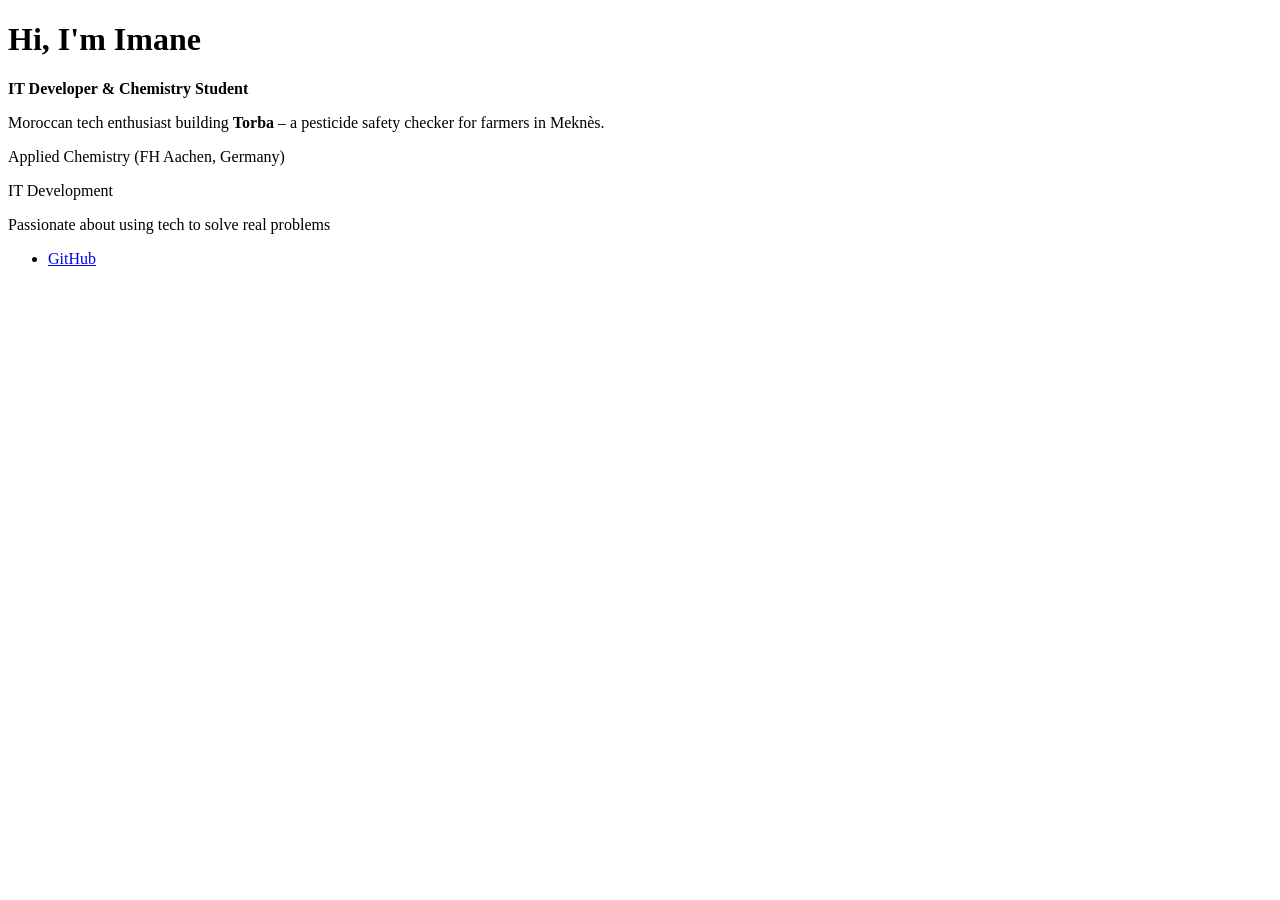
<file: contributors/I1EA/index.html>
<!DOCTYPE html>
<html lang="en">
<head>
  <meta charset="UTF-8" />
  <meta name="viewport" content="width=device-width, initial-scale=1.0" />
  <title>Imane El Ayadi</title>
</head>
<body>
  <h1>Hi, I'm Imane</h1>
  <p><strong>IT Developer &amp; Chemistry Student</strong></p>
  <p>Moroccan tech enthusiast building <strong>Torba</strong> – a pesticide safety checker for farmers in Meknès.</p>
  <p>Applied Chemistry (FH Aachen, Germany)</p>
  <p>IT Development </p>
  <p> Passionate about using tech to solve real problems</p>
  <ul>
    <li><a href="https://github.com/I1EA">GitHub</a></li>
  </ul>
</body>
</html>
</file>
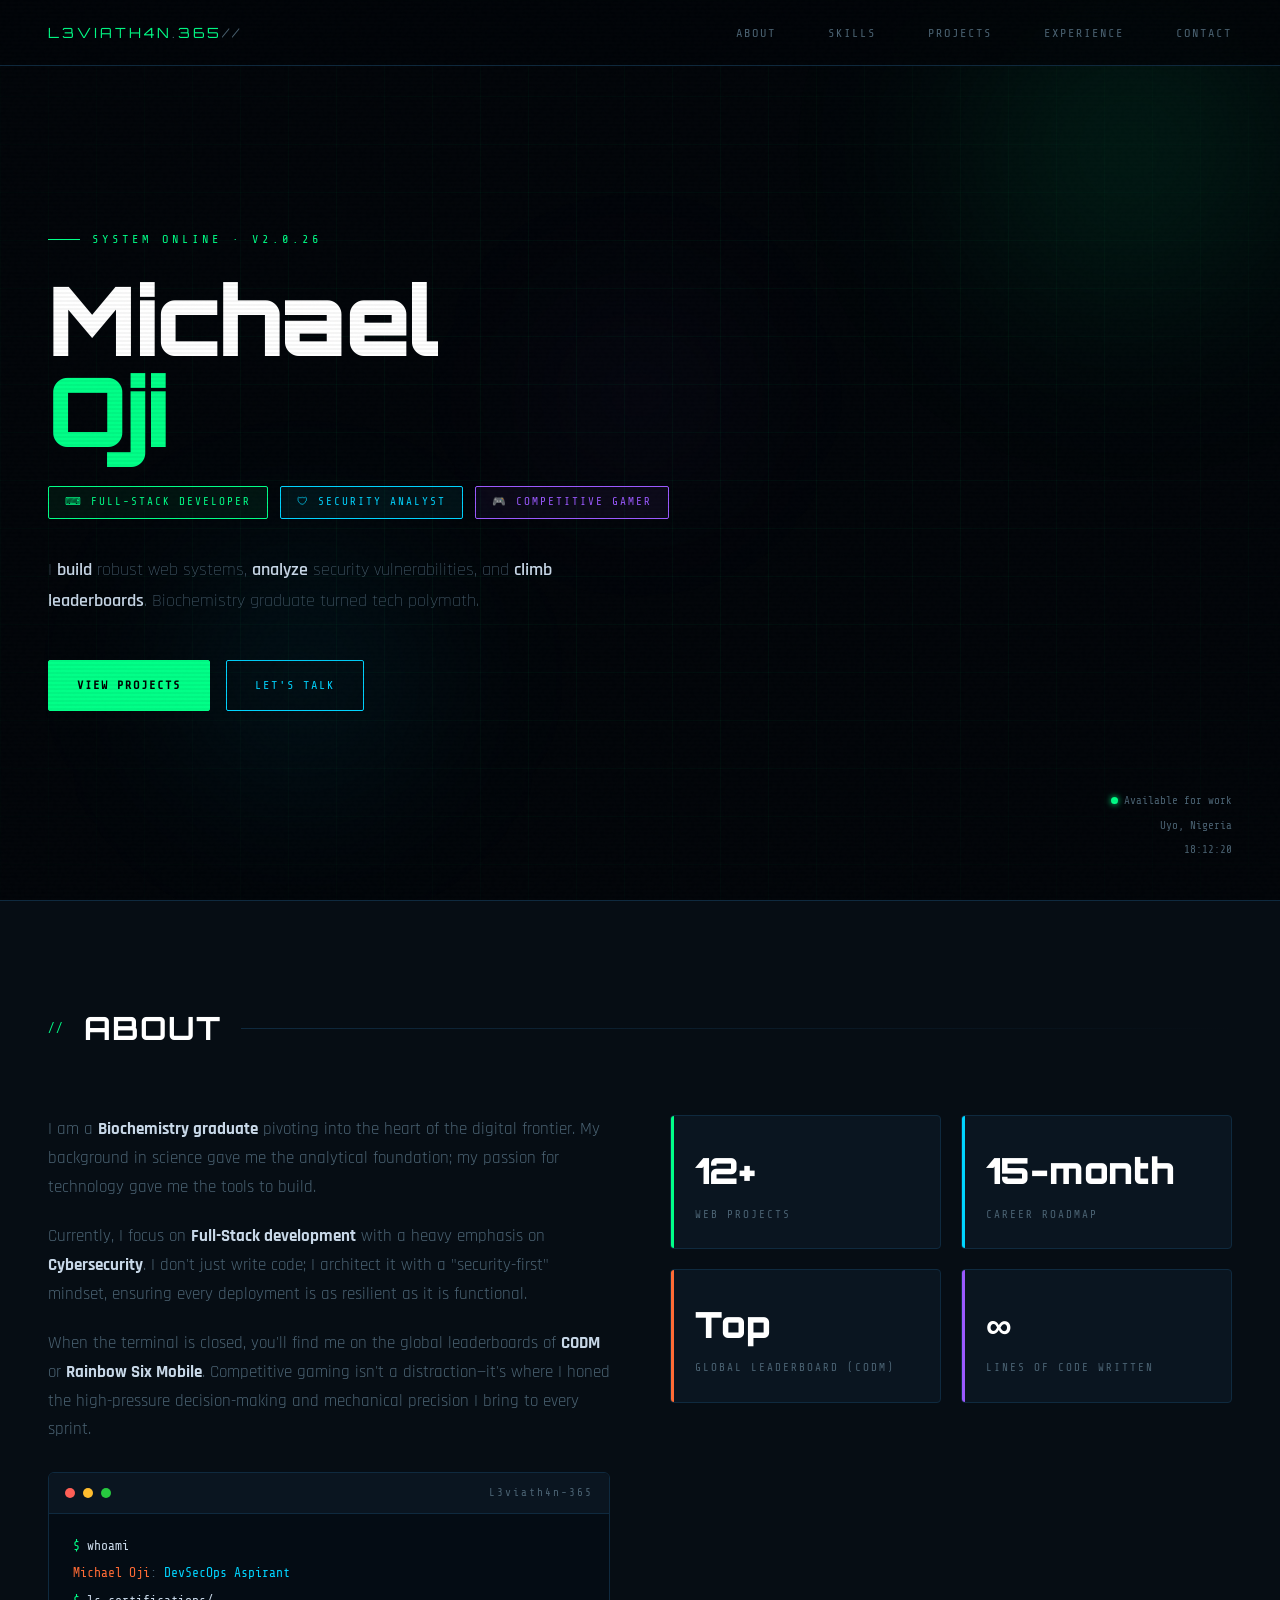
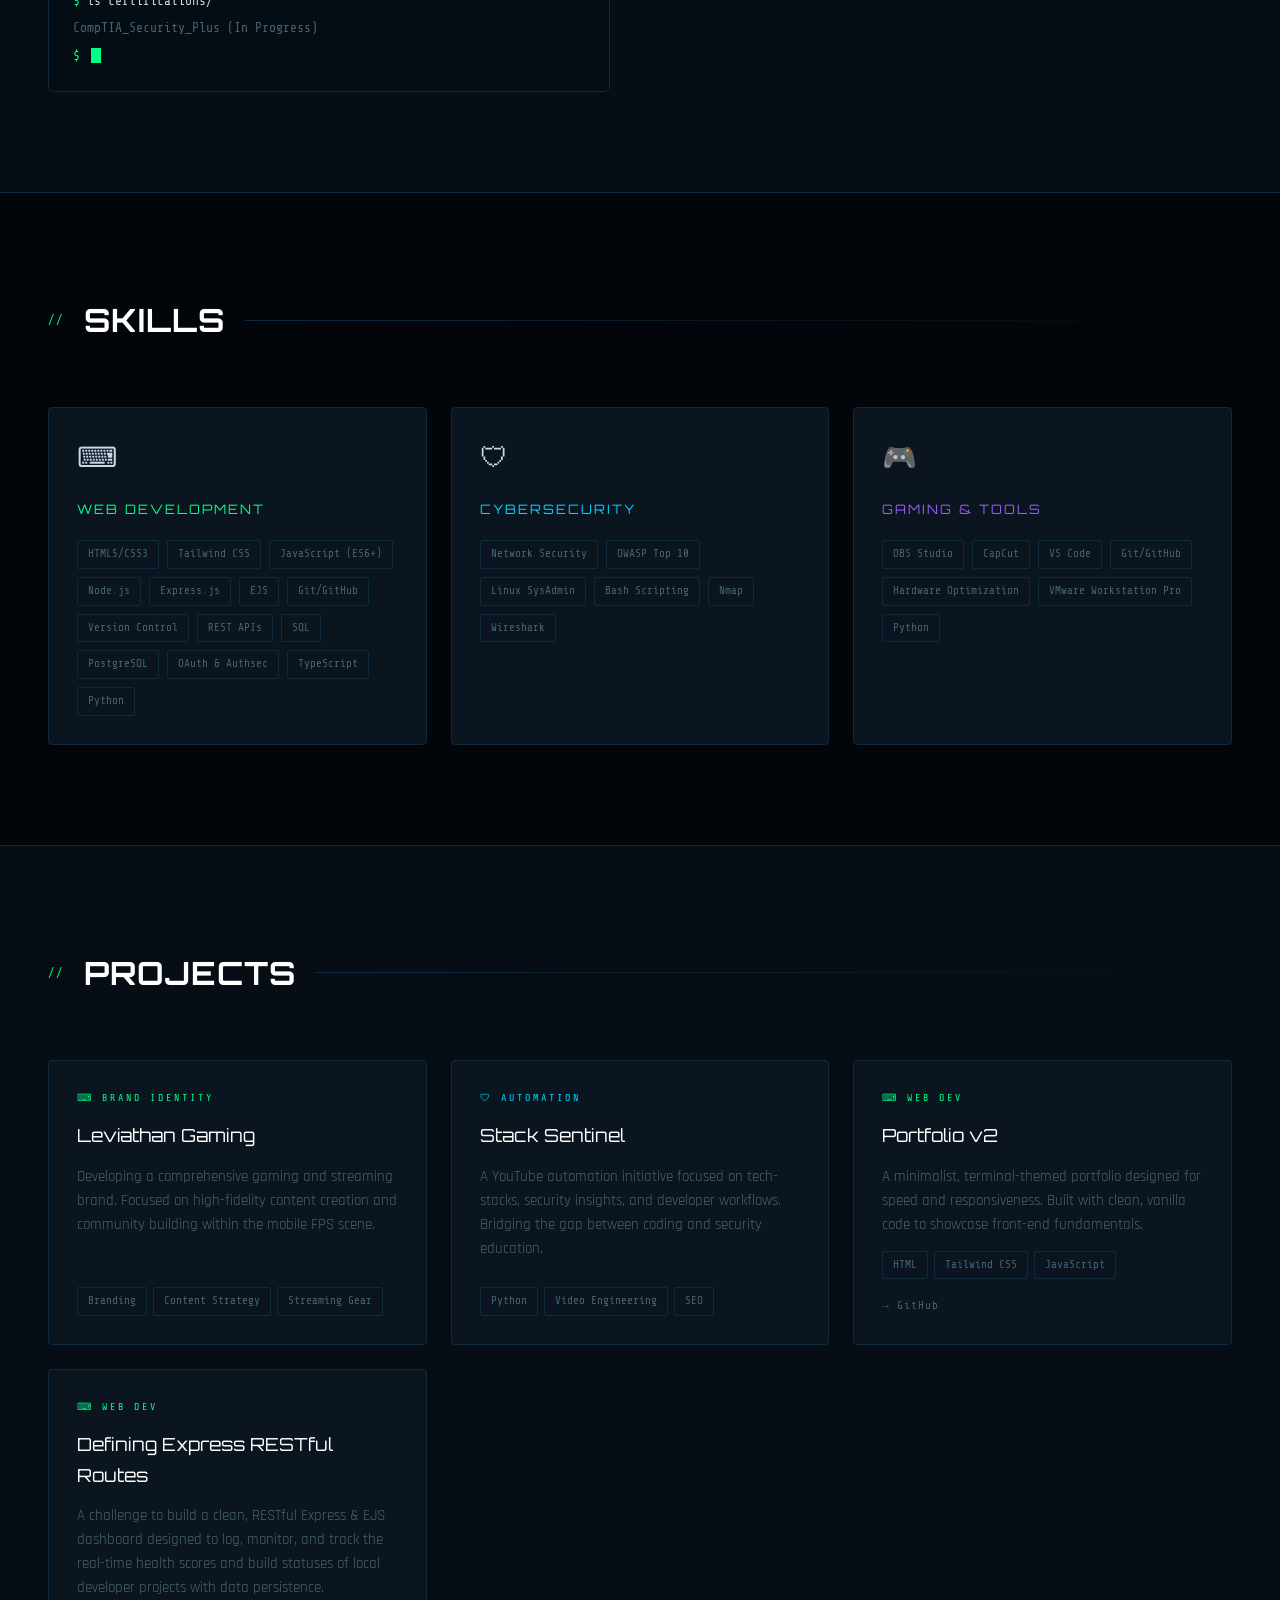
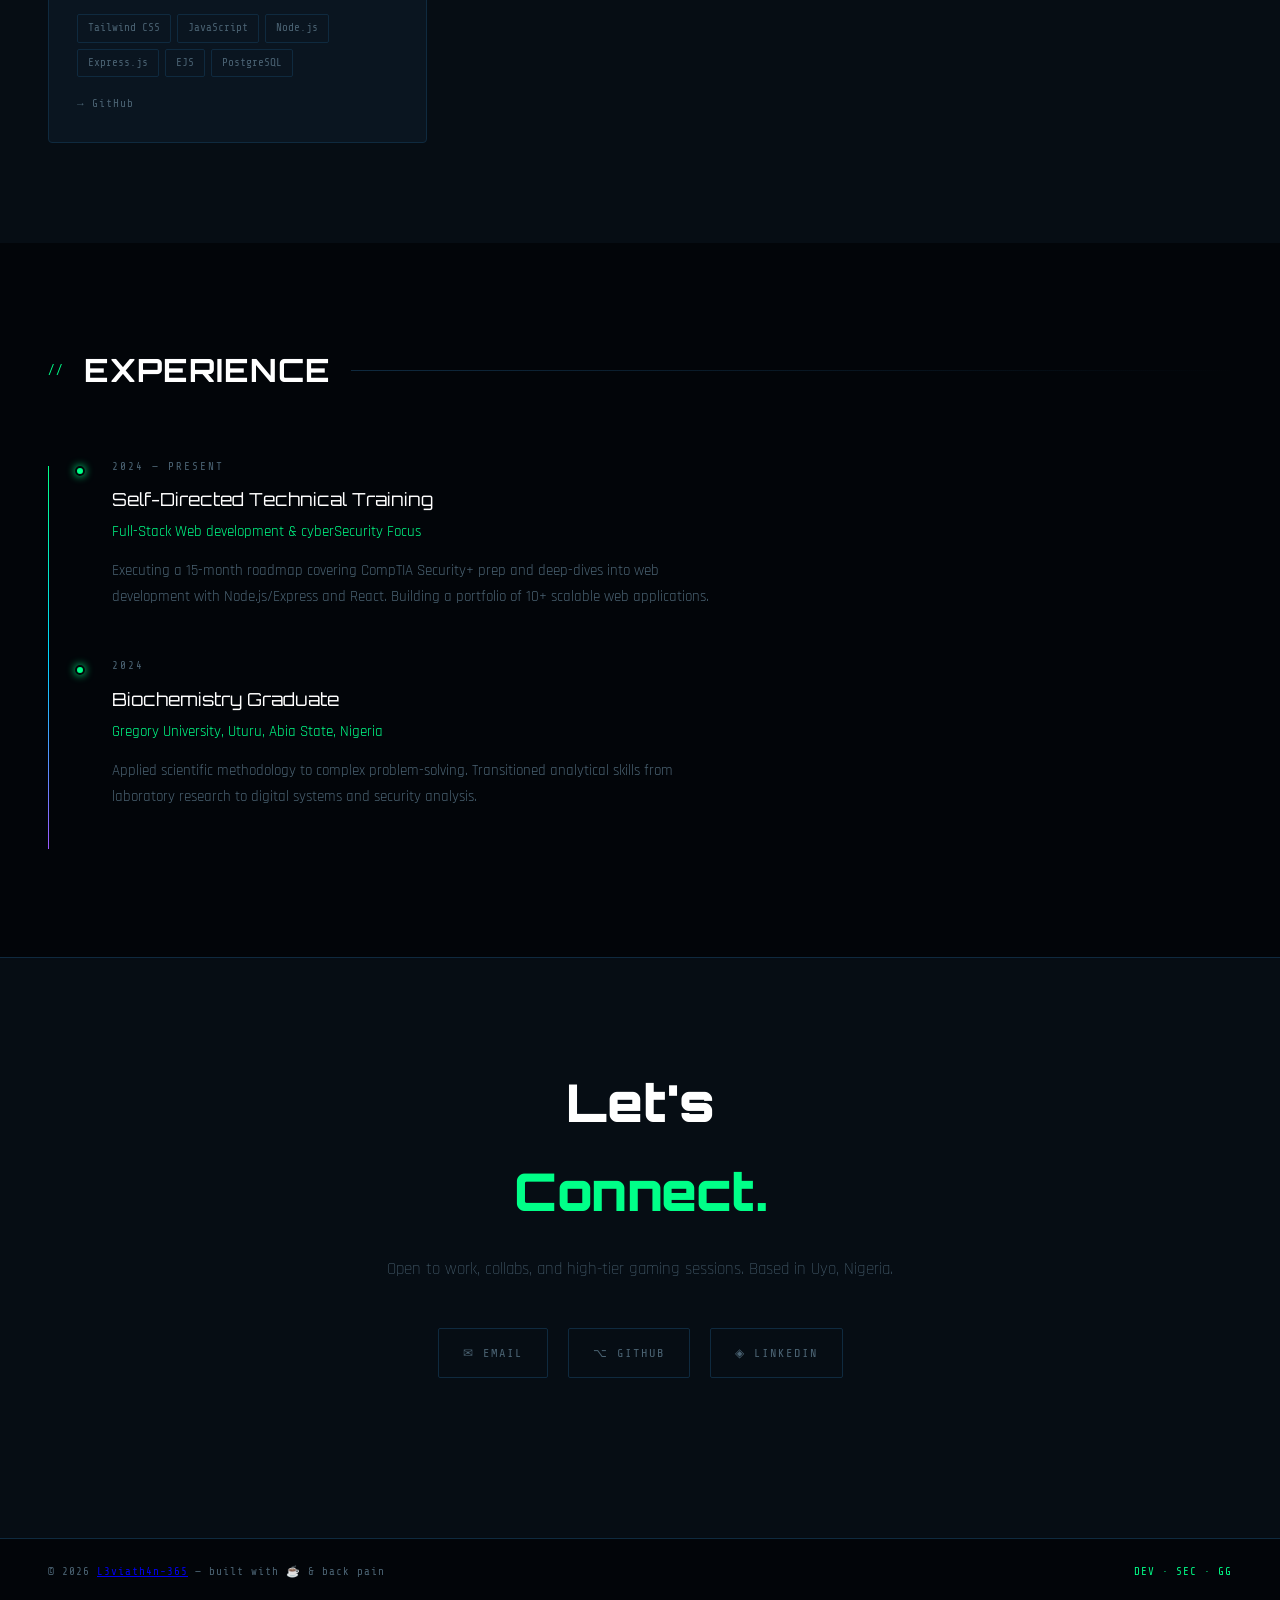
<file: contributors/l3viath4n-365/index.html>
<!DOCTYPE html>
<html lang="en">

<head>
  <meta charset="UTF-8" />
  <meta name="viewport" content="width=device-width, initial-scale=1.0" />
  <title>L3viath4n // DEV · SEC · GG</title>
  <link rel="preconnect" href="https://fonts.googleapis.com" />
  <link
    href="https://fonts.googleapis.com/css2?family=Share+Tech+Mono&family=Orbitron:wght@400;700;900&family=Rajdhani:wght@300;400;600&display=swap"
    rel="stylesheet" />
  <link rel="stylesheet" href="./styles.css" />
  <script src="https://ajax.googleapis.com/ajax/libs/jquery/3.7.1/jquery.min.js"></script>
  <script src="./index.js" defer></script>
</head>

<body>
  <nav>
    <a class="nav-logo" href="#hero">l3viath4n<span>.</span>365<span>//</span></a>
    <ul class="nav-links">
      <li><a href="#about">About</a></li>
      <li><a href="#skills">Skills</a></li>
      <li><a href="#projects">Projects</a></li>
      <li><a href="#experience">Experience</a></li>
      <li><a href="#contact">Contact</a></li>
    </ul>
  </nav>

  <section id="hero">
    <div class="orb orb-1"></div>
    <div class="orb orb-2"></div>
    <div class="orb orb-3"></div>

    <div class="hero-content fade-up visible">
      <div class="hero-tag">System Online · v2.0.26</div>

      <h1 class="hero-name">
        Michael<br><span class="accent">Oji</span>
      </h1>

      <div class="hero-roles">
        <span class="role-chip dev">⌨ Full-Stack Developer</span>
        <span class="role-chip sec">🛡 Security Analyst</span>
        <span class="role-chip game">🎮 Competitive Gamer</span>
      </div>

      <p class="hero-bio">
        I <strong>build</strong> robust web systems, <strong>analyze</strong> security vulnerabilities, and
        <strong>climb leaderboards</strong>. Biochemistry graduate turned tech polymath.
      </p>

      <div class="hero-cta">
        <a href="#projects" class="btn btn-primary">View Projects</a>
        <a href="#contact" class="btn btn-ghost">Let's Talk</a>
      </div>
    </div>

    <div class="hero-status">
      <span><span class="status-dot"></span>Available for work</span>
      <span>Uyo, Nigeria</span>
      <span id="clock">00:00:00</span>
    </div>
  </section>

  <section id="about">
    <div class="section-header fade-up">
      <span class="section-num"> //</span>
      <h2 class="section-title">ABOUT</h2>
      <div class="section-line"></div>
    </div>

    <div class="about-grid">
      <div class="about-text fade-up">
        <p>I am a <strong>Biochemistry graduate</strong> pivoting into the heart of the digital frontier. My background
          in science gave me the analytical foundation; my passion for technology gave me the tools to build.</p>
        <p>Currently, I focus on <strong>Full-Stack development</strong> with a heavy emphasis on
          <strong>Cybersecurity</strong>. I don't just write code; I architect it with a "security-first" mindset,
          ensuring every deployment is as resilient as it is functional.
        </p>
        <p>When the terminal is closed, you'll find me on the global leaderboards of <strong>CODM</strong> or
          <strong>Rainbow Six Mobile</strong>. Competitive gaming isn't a distraction—it's where I honed the
          high-pressure decision-making and mechanical precision I bring to every sprint.
        </p>

        <div class="terminal">
          <div class="terminal-bar">
            <div class="t-dot r"></div>
            <div class="t-dot y"></div>
            <div class="t-dot g"></div>
            <span class="terminal-title">L3viath4n-365</span>
          </div>
          <div class="terminal-body">
            <div class="t-line"><span class="t-prompt">$ </span><span class="t-cmd">whoami</span></div>
            <div class="t-line t-out"><span class="t-val">Michael Oji</span>: <span class="t-key">DevSecOps
                Aspirant</span></div>
            <div class="t-line"><span class="t-prompt">$ </span><span class="t-cmd">ls certifications/</span></div>
            <div class="t-line t-out">CompTIA_Security_Plus (In Progress)</div>
            <div class="t-line"><span class="t-prompt">$ </span><span class="cursor"></span></div>
          </div>
        </div>
      </div>

      <div class="about-stats fade-up">
        <div class="stat-card g">
          <div class="stat-num">12+</div>
          <div class="stat-label">Web Projects</div>
        </div>
        <div class="stat-card c">
          <div class="stat-num">15-month</div>
          <div class="stat-label">Career Roadmap</div>
        </div>
        <div class="stat-card o">
          <div class="stat-num">Top</div>
          <div class="stat-label">Global Leaderboard (CODM)</div>
        </div>
        <div class="stat-card p">
          <div class="stat-num">∞</div>
          <div class="stat-label">Lines of code Written</div>
        </div>
      </div>
    </div>
  </section>

  <section id="skills">
    <div class="section-header fade-up">
      <span class="section-num"> //</span>
      <h2 class="section-title">SKILLS</h2>
      <div class="section-line"></div>
    </div>

    <div class="skills-grid">
      <div class="skill-group fade-up">
        <div class="skill-group-icon">⌨</div>
        <div class="skill-group-title">Web Development</div>
        <div class="skill-tags">
          <span class="tag">HTML5/CSS3</span>
          <span class="tag">Tailwind CSS</span>
          <span class="tag">JavaScript (ES6+)</span>
          <span class="tag">Node.js</span>
          <span class="tag">Express.js</span>
          <span class="tag">EJS</span>
          <span class="tag">Git/GitHub</span>
          <span class="tag">Version Control</span>
          <span class="tag">REST APIs</span>
          <span class="tag">SQL</span>
          <span class="tag">PostgreSQL</span>
          <span class="tag">OAuth & Authsec</span>
          <span class="tag">TypeScript</span>
          <span class="tag">Python</span>
        </div>
      </div>

      <div class="skill-group sec-group fade-up">
        <div class="skill-group-icon">🛡</div>
        <div class="skill-group-title">Cybersecurity</div>
        <div class="skill-tags">
          <span class="tag">Network Security</span>
          <span class="tag">OWASP Top 10</span>
          <span class="tag">Linux SysAdmin</span>
          <span class="tag">Bash Scripting</span>
          <span class="tag">Nmap</span>
          <span class="tag">Wireshark</span>
        </div>
      </div>

      <div class="skill-group game-group fade-up">
        <div class="skill-group-icon">🎮</div>
        <div class="skill-group-title">Gaming & Tools</div>
        <div class="skill-tags">
          <span class="tag">OBS Studio</span>
          <span class="tag">CapCut</span>
          <span class="tag">VS Code</span>
          <span class="tag">Git/GitHub</span>
          <span class="tag">Hardware Optimization</span>
          <span class="tag">VMware Workstation Pro</span>
          <span class="tag">Python</span>
        </div>
      </div>
    </div>
  </section>

  <section id="projects">
    <div class="section-header fade-up">
      <span class="section-num"> //</span>
      <h2 class="section-title">PROJECTS</h2>
      <div class="section-line"></div>
    </div>

    <div class="projects-grid">

      <div class="project-card fade-up">
        <div class="project-type dev">⌨ Brand Identity</div>
        <div class="project-title">Leviathan Gaming</div>
        <p class="project-desc">Developing a comprehensive gaming and streaming brand. Focused on high-fidelity content
          creation and community building within the mobile FPS scene.</p>
        <div class="project-stack">
          <span class="tag">Branding</span>
          <span class="tag">Content Strategy</span>
          <span class="tag">Streaming Gear</span>
        </div>
      </div>

      <div class="project-card sec-card fade-up">
        <div class="project-type sec">🛡 Automation</div>
        <div class="project-title">Stack Sentinel</div>
        <p class="project-desc">A YouTube automation initiative focused on tech-stacks, security insights, and developer
          workflows. Bridging the gap between coding and security education.</p>
        <div class="project-stack">
          <span class="tag">Python</span>
          <span class="tag">Video Engineering</span>
          <span class="tag">SEO</span>
        </div>
      </div>

      <div class="project-card fade-up">
        <div class="project-type dev">⌨ Web Dev</div>
        <div class="project-title">Portfolio v2</div>
        <p class="project-desc">A minimalist, terminal-themed portfolio designed for speed and responsiveness. Built
          with clean, vanilla code to showcase front-end fundamentals.</p>
        <div class="project-stack">
          <span class="tag">HTML</span>
          <span class="tag">Tailwind CSS</span>
          <span class="tag">JavaScript</span>
        </div>
        <div class="project-links">
          <a href="#">→ GitHub</a>
        </div>
      </div>

      <div class="project-card fade-up">
        <div class="project-type dev">⌨ Web Dev</div>
        <div class="project-title">Defining Express RESTful Routes</div>
        <p class="project-desc">A challenge to build a clean, RESTful Express & EJS dashboard designed to log, monitor,
          and track the
          real-time health scores and build statuses of local developer projects with data persistence.</p>
        <div class="project-stack">
          <span class="tag">Tailwind CSS</span>
          <span class="tag">JavaScript</span>
          <span class="tag">Node.js</span>
          <span class="tag">Express.js</span>
          <span class="tag">EJS</span>
          <span class="tag">PostgreSQL</span>
        </div>
        <div class="project-links">
          <a href="#">→
            GitHub</a>
        </div>
      </div>
    </div>
  </section>

  <section id="experience">
    <div class="section-header fade-up">
      <span class="section-num"> //</span>
      <h2 class="section-title">EXPERIENCE</h2>
      <div class="section-line"></div>
    </div>

    <div class="timeline">
      <div class="timeline-item fade-up">
        <div class="timeline-date">2024 — PRESENT</div>
        <div class="timeline-role">Self-Directed Technical Training</div>
        <div class="timeline-company">Full-Stack Web development & cyberSecurity Focus</div>
        <p class="timeline-desc">Executing a 15-month roadmap covering CompTIA Security+ prep and deep-dives into web
          development with Node.js/Express and React. Building a portfolio of 10+ scalable web applications.</p>
      </div>

      <div class="timeline-item fade-up">
        <div class="timeline-date">2024</div>
        <div class="timeline-role">Biochemistry Graduate</div>
        <div class="timeline-company">Gregory University, Uturu, Abia State, Nigeria</div>
        <p class="timeline-desc">Applied scientific methodology to complex problem-solving. Transitioned analytical
          skills from laboratory research to digital systems and security analysis.</p>
      </div>
    </div>
  </section>

  <section id="contact">
    <div class="contact-inner fade-up">
      <h2 class="contact-heading">Let's<br><span class="accent">Connect.</span></h2>
      <p class="contact-sub">Open to work, collabs, and high-tier gaming sessions. Based in Uyo, Nigeria.</p>

      <div class="contact-links">
        <a class="contact-link" href="mailto:michaelekeoma01@gmail.com">✉ Email</a>
        <a class="contact-link" href="https://github.com/L3viath4n-365" target="_blank" rel="noopener">⌥ GitHub</a>
        <a class="contact-link" href="https://linkedin.com/in/michael-oji-90525a374/" target="_blank" rel="noopener">◈
          LinkedIn</a>
      </div>

      <!-- i'll add a resume later, i promise..!! -->

      <!-- <a href="Michael's resume.pdf" class="btn btn-primary" download>↓ Download Resume</a> -->
    </div>
  </section>

  <footer>
    <p>© 2026 <a href="https://github.com/L3viath4n-365">L3viath4n-365</a> — built with ☕ & back pain</p>
    <p class="footer-right">DEV · SEC · GG</p>
  </footer>

  <script>HDTheme.init();</script>
</body>

</html>
</file>
<file: contributors/l3viath4n-365/styles.css>
/*
  Put your own page-specific CSS here.

  assets/style.css (site-wide) gives you the dark/light theme, fonts,
  colors, and the .card/.pill/.btn building blocks for free — this file
  is where YOU add anything custom to your own page. It's only ever
  loaded by your index.html, so nothing you write here can affect
  anyone else's page or the main directory grid.

  Want an example of this in use? See contributors/talen/styles.css —
  feel free to copy any of it.
*/

:root {
  --bg:        #020509;
  --bg2:       #060d14;
  --panel:     #0a1520;
  --border:    #0f2a3f;
  --green:     #00ff88;
  --cyan:      #00d4ff;
  --orange:    #ff6b35;
  --purple:    #9b59ff;
  --text:      #c8d8e8;
  --muted:     #4a6272;
  --font-mono: 'Share Tech Mono', monospace;
  --font-head: 'Orbitron', sans-serif;
  --font-body: 'Rajdhani', sans-serif;
}

*, *::before, *::after { box-sizing: border-box; margin: 0; padding: 0; }
html { scroll-behavior: smooth; }

body {
  background: var(--bg);
  color: var(--text);
  font-family: var(--font-body);
  font-size: 17px;
  line-height: 1.7;
  overflow-x: hidden;
}

body::before {
  content: '';
  position: fixed;
  inset: 0;
  background: repeating-linear-gradient(
    0deg,
    transparent,
    transparent 2px,
    rgba(0,0,0,0.04) 2px,
    rgba(0,0,0,0.04) 4px
  );
  pointer-events: none;
  z-index: 9999;
}

body::after {
  content: '';
  position: fixed;
  inset: 0;
  background-image: url("data:image/svg+xml,%3Csvg viewBox='0 0 256 256' xmlns='http://www.w3.org/2000/svg'%3E%3Cfilter id='noise'%3E%3CfeTurbulence type='fractalNoise' baseFrequency='0.9' numOctaves='4' stitchTiles='stitch'/%3E%3C/filter%3E%3Crect width='100%25' height='100%25' filter='url(%23noise)' opacity='0.035'/%3E%3C/svg%3E");
  pointer-events: none;
  z-index: 9998;
  opacity: 0.4;
}

/* SCROLLBAR */
::-webkit-scrollbar { width: 4px; }
::-webkit-scrollbar-track { background: var(--bg); }
::-webkit-scrollbar-thumb { background: var(--green); border-radius: 2px; }

/* SELECTION */
::selection { background: var(--green); color: #000; }

/* NAV */
nav {
  position: fixed;
  top: 0; left: 0; right: 0;
  z-index: 100;
  display: flex;
  align-items: center;
  justify-content: space-between;
  padding: 18px 48px;
  background: rgba(2,5,9,0.85);
  -webkit-backdrop-filter: blur(12px);
  backdrop-filter: blur(12px);
  border-bottom: 1px solid var(--border);
  text-transform: uppercase;
  letter-spacing: 2px;
}

.nav-logo {
  font-family: var(--font-head);
  font-size: 14px;
  letter-spacing: 3px;
  color: var(--green);
  text-decoration: none;
}
.nav-logo span { color: var(--muted); }

.nav-links {
  display: flex;
  gap: 36px;
  list-style: none;
}

.nav-links a {
  font-family: var(--font-mono);
  font-size: 12px;
  color: var(--muted);
  text-decoration: none;
  letter-spacing: 2px;
  text-transform: uppercase;
  transition: color 0.2s;
  position: relative;
}
.nav-links a::before {
  content: '> ';
  color: var(--green);
  opacity: 0;
  transition: opacity 0.2s;
}
.nav-links a:hover { color: var(--cyan); }
.nav-links a:hover::before { opacity: 1; }

/* HERO */
#hero {
  min-height: 100vh;
  display: flex;
  align-items: center;
  padding: 120px 48px 80px;
  position: relative;
  overflow: hidden;
}

/* Grid background */
#hero::before {
  content: '';
  position: absolute;
  inset: 0;
  background-image:
    linear-gradient(rgba(0,255,136,0.04) 1px, transparent 1px),
    linear-gradient(90deg, rgba(0,255,136,0.04) 1px, transparent 1px);
  background-size: 48px 48px;
  -webkit-mask-image: radial-gradient(ellipse 80% 80% at 50% 50%, black 30%, transparent 100%);
  mask-image: radial-gradient(ellipse 80% 80% at 50% 50%, black 30%, transparent 100%);
}

/* Glowing orbs */
.orb {
  position: absolute;
  border-radius: 50%;
  filter: blur(80px);
  pointer-events: none;
}
.orb-1 {
  width: 500px; height: 500px;
  background: radial-gradient(circle, rgba(0,255,136,0.12), transparent 70%);
  top: -100px; right: -100px;
  animation: drift 8s ease-in-out infinite alternate;
}
.orb-2 {
  width: 350px; height: 350px;
  background: radial-gradient(circle, rgba(0,212,255,0.1), transparent 70%);
  bottom: 50px; left: 10%;
  animation: drift 6s ease-in-out infinite alternate-reverse;
}
.orb-3 {
  width: 250px; height: 250px;
  background: radial-gradient(circle, rgba(155,89,255,0.08), transparent 70%);
  top: 30%; left: 40%;
  animation: drift 10s ease-in-out infinite alternate;
}

@keyframes drift {
  from { transform: translate(0, 0); }
  to   { transform: translate(30px, -20px); }
}

.hero-content {
  position: relative;
  z-index: 2;
  max-width: 900px;
}

.hero-tag {
  font-family: var(--font-mono);
  font-size: 12px;
  color: var(--green);
  letter-spacing: 4px;
  text-transform: uppercase;
  margin-bottom: 24px;
  display: flex;
  align-items: center;
  gap: 12px;
}
.hero-tag::before {
  content: '';
  display: inline-block;
  width: 32px; height: 1px;
  background: var(--green);
}

.hero-name {
  font-family: var(--font-head);
  font-size: clamp(48px, 8vw, 96px);
  font-weight: 900;
  line-height: 0.95;
  letter-spacing: -2px;
  margin-bottom: 20px;
  color: #fff;
  padding-bottom: 10px;
}
.hero-name .accent { color: var(--green); }

.hero-roles {
  display: flex;
  flex-wrap: wrap;
  gap: 12px;
  margin-bottom: 36px;
}

.role-chip {
  font-family: var(--font-mono);
  font-size: 11px;
  letter-spacing: 2px;
  text-transform: uppercase;
  padding: 6px 16px;
  border-radius: 2px;
  border: 1px solid;
}
.role-chip.dev   { border-color: var(--green);  color: var(--green);  background: rgba(0,255,136,0.06); }
.role-chip.sec   { border-color: var(--cyan);   color: var(--cyan);   background: rgba(0,212,255,0.06); }
.role-chip.game  { border-color: var(--purple);  color: var(--purple);  background: rgba(155,89,255,0.06); }

.hero-bio {
  max-width: 560px;
  font-size: 18px;
  font-weight: 300;
  color: var(--muted);
  margin-bottom: 44px;
}
.hero-bio strong { color: var(--text); font-weight: 600; }

.hero-cta {
  display: flex;
  gap: 16px;
  flex-wrap: wrap;
}

.btn {
  font-family: var(--font-mono);
  font-size: 12px;
  letter-spacing: 2px;
  text-transform: uppercase;
  padding: 14px 28px;
  border-radius: 2px;
  cursor: pointer;
  text-decoration: none;
  transition: all 0.25s;
  display: inline-block;
}
.btn-primary {
  background: var(--green);
  color: #000;
  border: 1px solid var(--green);
  font-weight: 700;
}
.btn-primary:hover {
  background: transparent;
  color: var(--green);
  box-shadow: 0 0 20px rgba(0,255,136,0.3);
}
.btn-ghost {
  background: transparent;
  color: var(--cyan);
  border: 1px solid var(--cyan);
}
.btn-ghost:hover {
  background: rgba(0,212,255,0.1);
  box-shadow: 0 0 20px rgba(0,212,255,0.2);
}

/* Terminal blink cursor */
.cursor {
  display: inline-block;
  width: 10px; height: 1.1em;
  background: var(--green);
  vertical-align: text-bottom;
  margin-left: 4px;
  animation: blink 1s step-end infinite;
}
@keyframes blink { 50% { opacity: 0; } }

/* Status bar */
.hero-status {
  position: absolute;
  bottom: 40px;
  right: 48px;
  font-family: var(--font-mono);
  font-size: 11px;
  color: var(--muted);
  display: flex;
  flex-direction: column;
  align-items: flex-end;
  gap: 6px;
}
.status-dot {
  display: inline-block;
  width: 7px; height: 7px;
  border-radius: 50%;
  background: var(--green);
  margin-right: 6px;
  box-shadow: 0 0 6px var(--green);
  animation: pulse 2s ease-in-out infinite;
}
@keyframes pulse {
  0%,100% { opacity: 1; }
  50%      { opacity: 0.4; }
}

/* SECTION SHARED */
section { padding: 100px 48px; }

.section-header {
  display: flex;
  align-items: center;
  gap: 20px;
  margin-bottom: 60px;
}
.section-num {
  font-family: var(--font-mono);
  font-size: 12px;
  color: var(--green);
  letter-spacing: 2px;
}
.section-title {
  font-family: var(--font-head);
  font-size: clamp(22px, 3vw, 32px);
  font-weight: 700;
  color: #fff;
  letter-spacing: 1px;
}
.section-line {
  flex: 1;
  height: 1px;
  background: linear-gradient(90deg, var(--border), transparent);
}

/* ABOUT */
#about {
  background: var(--bg2);
  border-top: 1px solid var(--border);
  border-bottom: 1px solid var(--border);
}

.about-grid {
  display: grid;
  grid-template-columns: 1fr 1fr;
  gap: 60px;
  align-items: start;
}

.about-text p {
  color: var(--muted);
  font-size: 17px;
  margin-bottom: 20px;
}
.about-text p strong { color: var(--text); }

.about-stats {
  display: grid;
  grid-template-columns: 1fr 1fr;
  gap: 20px;
}

.stat-card {
  background: var(--panel);
  border: 1px solid var(--border);
  padding: 24px;
  border-radius: 4px;
  position: relative;
  overflow: hidden;
  transition: border-color 0.25s;
}
.stat-card::before {
  content: '';
  position: absolute;
  top: 0; left: 0;
  width: 3px; height: 100%;
}
.stat-card.g::before  { background: var(--green); }
.stat-card.c::before  { background: var(--cyan); }
.stat-card.o::before  { background: var(--orange); }
.stat-card.p::before  { background: var(--purple); }
.stat-card:hover { border-color: rgba(0,255,136,0.3); }

.stat-num {
  font-family: var(--font-head);
  font-size: 36px;
  font-weight: 900;
  color: #fff;
}
.stat-label {
  font-family: var(--font-mono);
  font-size: 11px;
  color: var(--muted);
  letter-spacing: 2px;
  text-transform: uppercase;
  margin-top: 4px;
}

/* SKILLS */
.skills-grid {
  display: grid;
  grid-template-columns: repeat(3, 1fr);
  gap: 24px;
}

.skill-group {
  background: var(--panel);
  border: 1px solid var(--border);
  border-radius: 4px;
  padding: 28px;
  transition: transform 0.2s, border-color 0.2s;
}
.skill-group:hover {
  transform: translateY(-4px);
  border-color: rgba(0,255,136,0.2);
}

.skill-group-icon {
  font-size: 28px;
  margin-bottom: 14px;
}
.skill-group-title {
  font-family: var(--font-head);
  font-size: 13px;
  letter-spacing: 2px;
  color: var(--green);
  margin-bottom: 20px;
  text-transform: uppercase;
}
.skill-group.sec-group .skill-group-title  { color: var(--cyan); }
.skill-group.game-group .skill-group-title { color: var(--purple); }

.skill-tags {
  display: flex;
  flex-wrap: wrap;
  gap: 8px;
}

.tag {
  font-family: var(--font-mono);
  font-size: 11px;
  padding: 4px 10px;
  border-radius: 2px;
  border: 1px solid var(--border);
  color: var(--muted);
  transition: all 0.2s;
}
.tag:hover { color: var(--text); border-color: var(--muted); }

/* PROJECTS */
#projects { background: var(--bg2); border-top: 1px solid var(--border); }

.projects-grid {
  display: grid;
  grid-template-columns: repeat(auto-fill, minmax(320px, 1fr));
  gap: 24px;
}

.project-card {
  background: var(--panel);
  border: 1px solid var(--border);
  border-radius: 4px;
  padding: 28px;
  display: flex;
  flex-direction: column;
  gap: 14px;
  transition: all 0.25s;
  position: relative;
  overflow: hidden;
}
.project-card::after {
  content: '';
  position: absolute;
  inset: 0;
  background: linear-gradient(135deg, rgba(0,255,136,0.03), transparent 60%);
  opacity: 0;
  transition: opacity 0.3s;
}
.project-card:hover { transform: translateY(-6px); border-color: rgba(0,255,136,0.3); }
.project-card:hover::after { opacity: 1; }

.project-card.sec-card:hover  { border-color: rgba(0,212,255,0.3); }
.project-card.sec-card::after { background: linear-gradient(135deg, rgba(0,212,255,0.03), transparent 60%); }
.project-card.game-card:hover  { border-color: rgba(155,89,255,0.3); }
.project-card.game-card::after { background: linear-gradient(135deg, rgba(155,89,255,0.03), transparent 60%); }

.project-type {
  font-family: var(--font-mono);
  font-size: 10px;
  letter-spacing: 3px;
  text-transform: uppercase;
}
.project-type.dev  { color: var(--green); }
.project-type.sec  { color: var(--cyan); }
.project-type.game { color: var(--purple); }

.project-title {
  font-family: var(--font-head);
  font-size: 18px;
  color: #fff;
}
.project-desc {
  font-size: 15px;
  color: var(--muted);
  line-height: 1.6;
  flex: 1;
}

.project-stack {
  display: flex;
  flex-wrap: wrap;
  gap: 6px;
}

.project-links {
  display: flex;
  gap: 16px;
  margin-top: 4px;
}
.project-links a {
  font-family: var(--font-mono);
  font-size: 11px;
  letter-spacing: 1px;
  color: var(--muted);
  text-decoration: none;
  transition: color 0.2s, text-decoration 0.2s; /* Added text-decoration transition */
}

.project-links a:hover { 
  color: var(--green); 
}

/* ADD THIS - Focus state with underline */
.project-links a:focus {
  text-decoration: underline;
  color: var(--green); /* Optional: also change color on focus */
  outline: none; /* Optional: removes default focus outline */
}

/* EXPERIENCE */
.timeline {
  display: flex;
  flex-direction: column;
  gap: 0;
  position: relative;
  padding-left: 32px;
}
.timeline::before {
  content: '';
  position: absolute;
  left: 0; top: 8px; bottom: 8px;
  width: 1px;
  background: linear-gradient(to bottom, var(--green), var(--cyan), var(--purple));
}

.timeline-item {
  position: relative;
  padding: 0 0 48px 32px;
}
.timeline-item::before {
  content: '';
  position: absolute;
  left: -5px; top: 8px;
  width: 10px; height: 10px;
  border-radius: 50%;
  background: var(--green);
  border: 2px solid var(--bg);
  box-shadow: 0 0 8px var(--green);
}

.timeline-date {
  font-family: var(--font-mono);
  font-size: 11px;
  color: var(--muted);
  letter-spacing: 2px;
  margin-bottom: 8px;
}
.timeline-role {
  font-family: var(--font-head);
  font-size: 18px;
  color: #fff;
  margin-bottom: 4px;
}
.timeline-company {
  font-size: 15px;
  color: var(--green);
  margin-bottom: 14px;
}
.timeline-desc {
  font-size: 15px;
  color: var(--muted);
  max-width: 620px;
}

/* CONTACT */
#contact {
  background: var(--bg2);
  border-top: 1px solid var(--border);
  text-align: center;
}

.contact-inner {
  max-width: 640px;
  margin: 0 auto;
}
.contact-heading {
  font-family: var(--font-head);
  font-size: clamp(32px, 5vw, 52px);
  font-weight: 900;
  color: #fff;
  margin-bottom: 20px;
}
.contact-heading .accent { color: var(--green); }

.contact-sub {
  font-size: 17px;
  color: var(--muted);
  margin-bottom: 44px;
  font-weight: 300;
}

.contact-links {
  display: flex;
  justify-content: center;
  gap: 20px;
  flex-wrap: wrap;
  margin-bottom: 60px;
}

.contact-link {
  display: flex;
  align-items: center;
  gap: 10px;
  font-family: var(--font-mono);
  font-size: 12px;
  letter-spacing: 2px;
  text-transform: uppercase;
  color: var(--muted);
  text-decoration: none;
  padding: 14px 24px;
  border: 1px solid var(--border);
  border-radius: 2px;
  transition: all 0.25s;
}
.contact-link:hover {
  color: var(--green);
  border-color: var(--green);
  background: rgba(0,255,136,0.06);
  box-shadow: 0 0 16px rgba(0,255,136,0.15);
}

/* FOOTER */
footer {
  padding: 24px 48px;
  border-top: 1px solid var(--border);
  display: flex;
  justify-content: space-between;
  align-items: center;
}
footer p {
  font-family: var(--font-mono);
  font-size: 11px;
  color: var(--muted);
  letter-spacing: 1px;
}
footer .footer-right { color: var(--green); }

/* TERMINAL BLOCK */
.terminal {
  background: #040c14;
  border: 1px solid var(--border);
  border-radius: 6px;
  overflow: hidden;
  font-family: var(--font-mono);
  font-size: 13px;
  line-height: 1.8;
  margin-top: 28px;
}
.terminal-bar {
  background: #0a1520;
  padding: 10px 16px;
  display: flex;
  align-items: center;
  gap: 8px;
  border-bottom: 1px solid var(--border);
}
.t-dot { width: 10px; height: 10px; border-radius: 50%; }
.t-dot.r { background: #ff5f56; }
.t-dot.y { background: #ffbd2e; }
.t-dot.g { background: #27c93f; }
.terminal-title {
  margin-left: auto;
  color: var(--muted);
  font-size: 11px;
  letter-spacing: 2px;
}
.terminal-body { padding: 20px 24px; }
.t-line { margin-bottom: 4px; }
.t-prompt { color: var(--green); }
.t-cmd    { color: var(--text); }
.t-out    { color: var(--muted); }
.t-key    { color: var(--cyan); }
.t-val    { color: var(--orange); }

.terminal-body div:nth-of-child(4) { margin-top: 0; }

/* RESPONSIVE */
@media (max-width: 768px) {
  nav { padding: 16px 24px; }
  .nav-links { display: none; }
  section { padding: 70px 24px; }
  #hero { padding: 100px 24px 70px; }
  .about-grid { grid-template-columns: 1fr; }
  .skills-grid { grid-template-columns: 1fr; }
  .hero-status { display: none; }
  footer { flex-direction: column; gap: 8px; text-align: center; }
}

/* SCROLL FADE IN */
.fade-up {
  opacity: 0;
  transform: translateY(24px);
  transition: opacity 0.6s ease, transform 0.6s ease;
}
.fade-up.visible {
  opacity: 1;
  transform: translateY(0);
}
</file>
